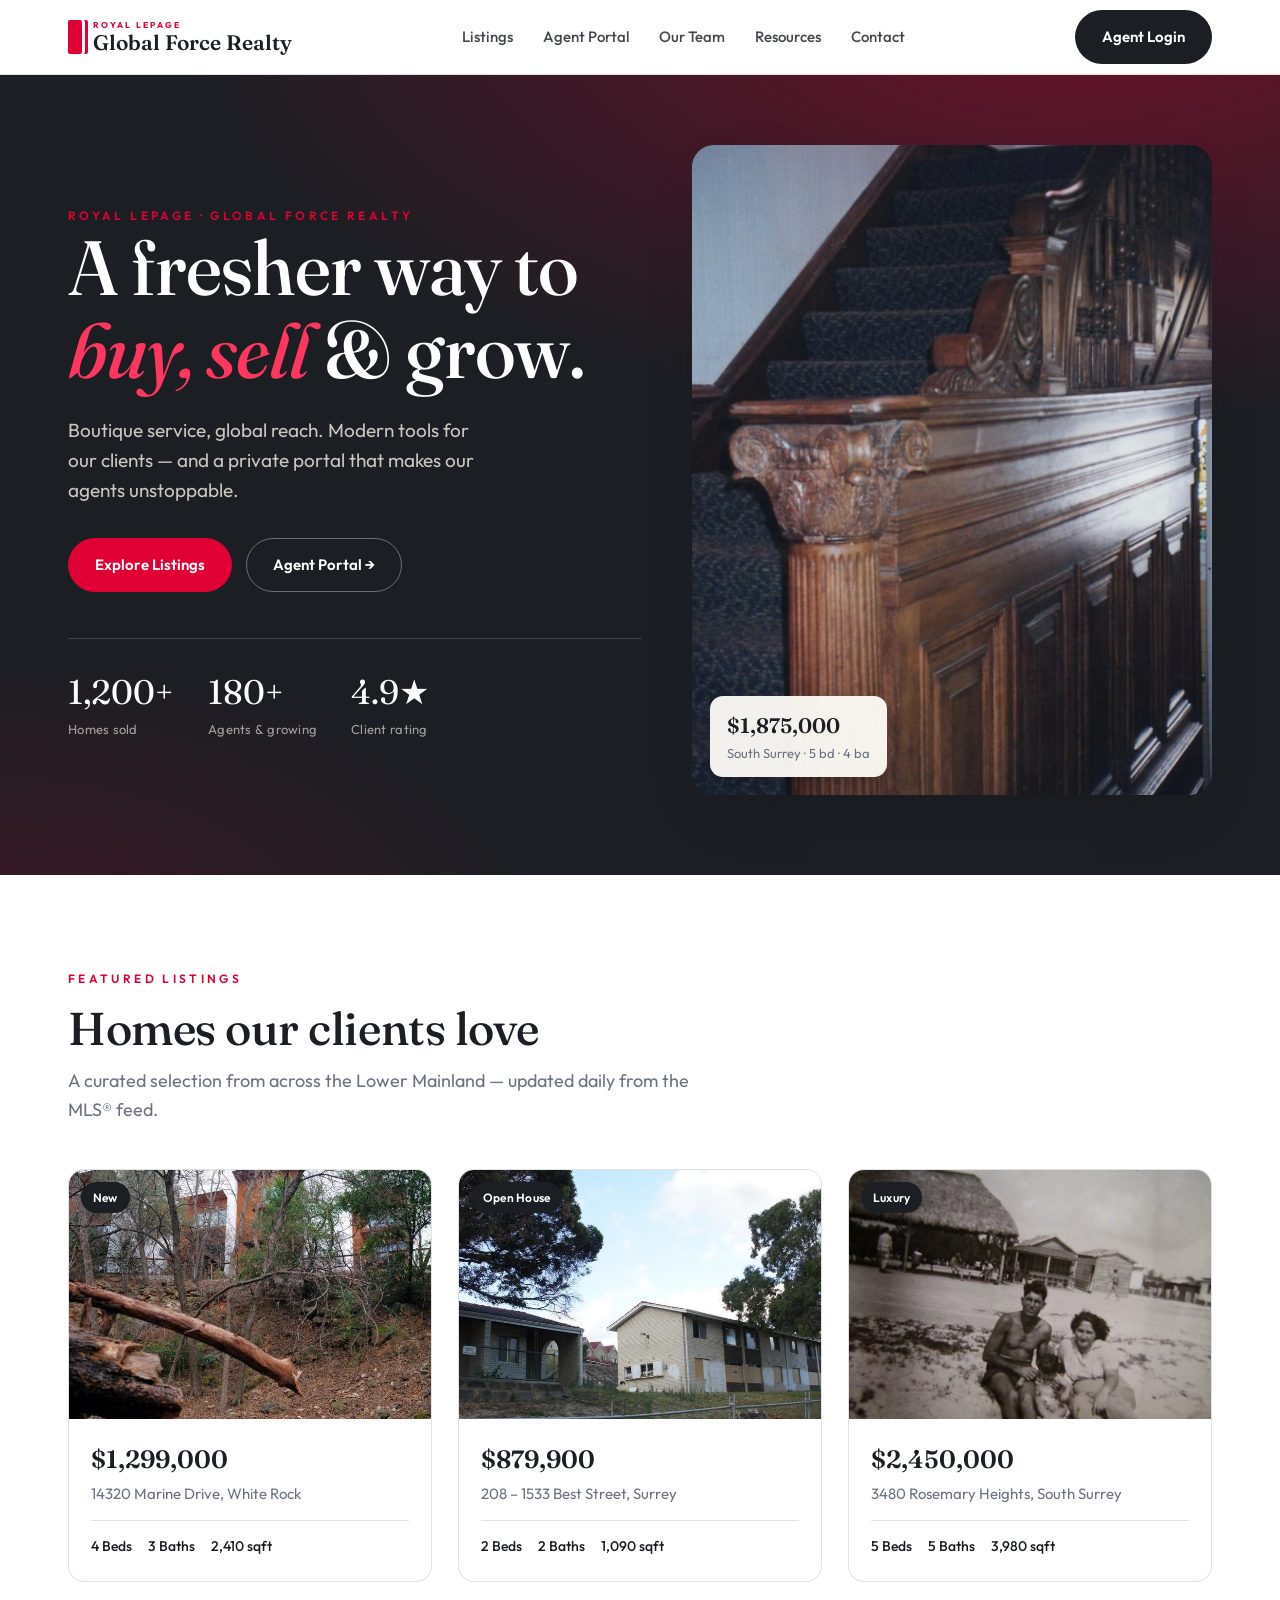
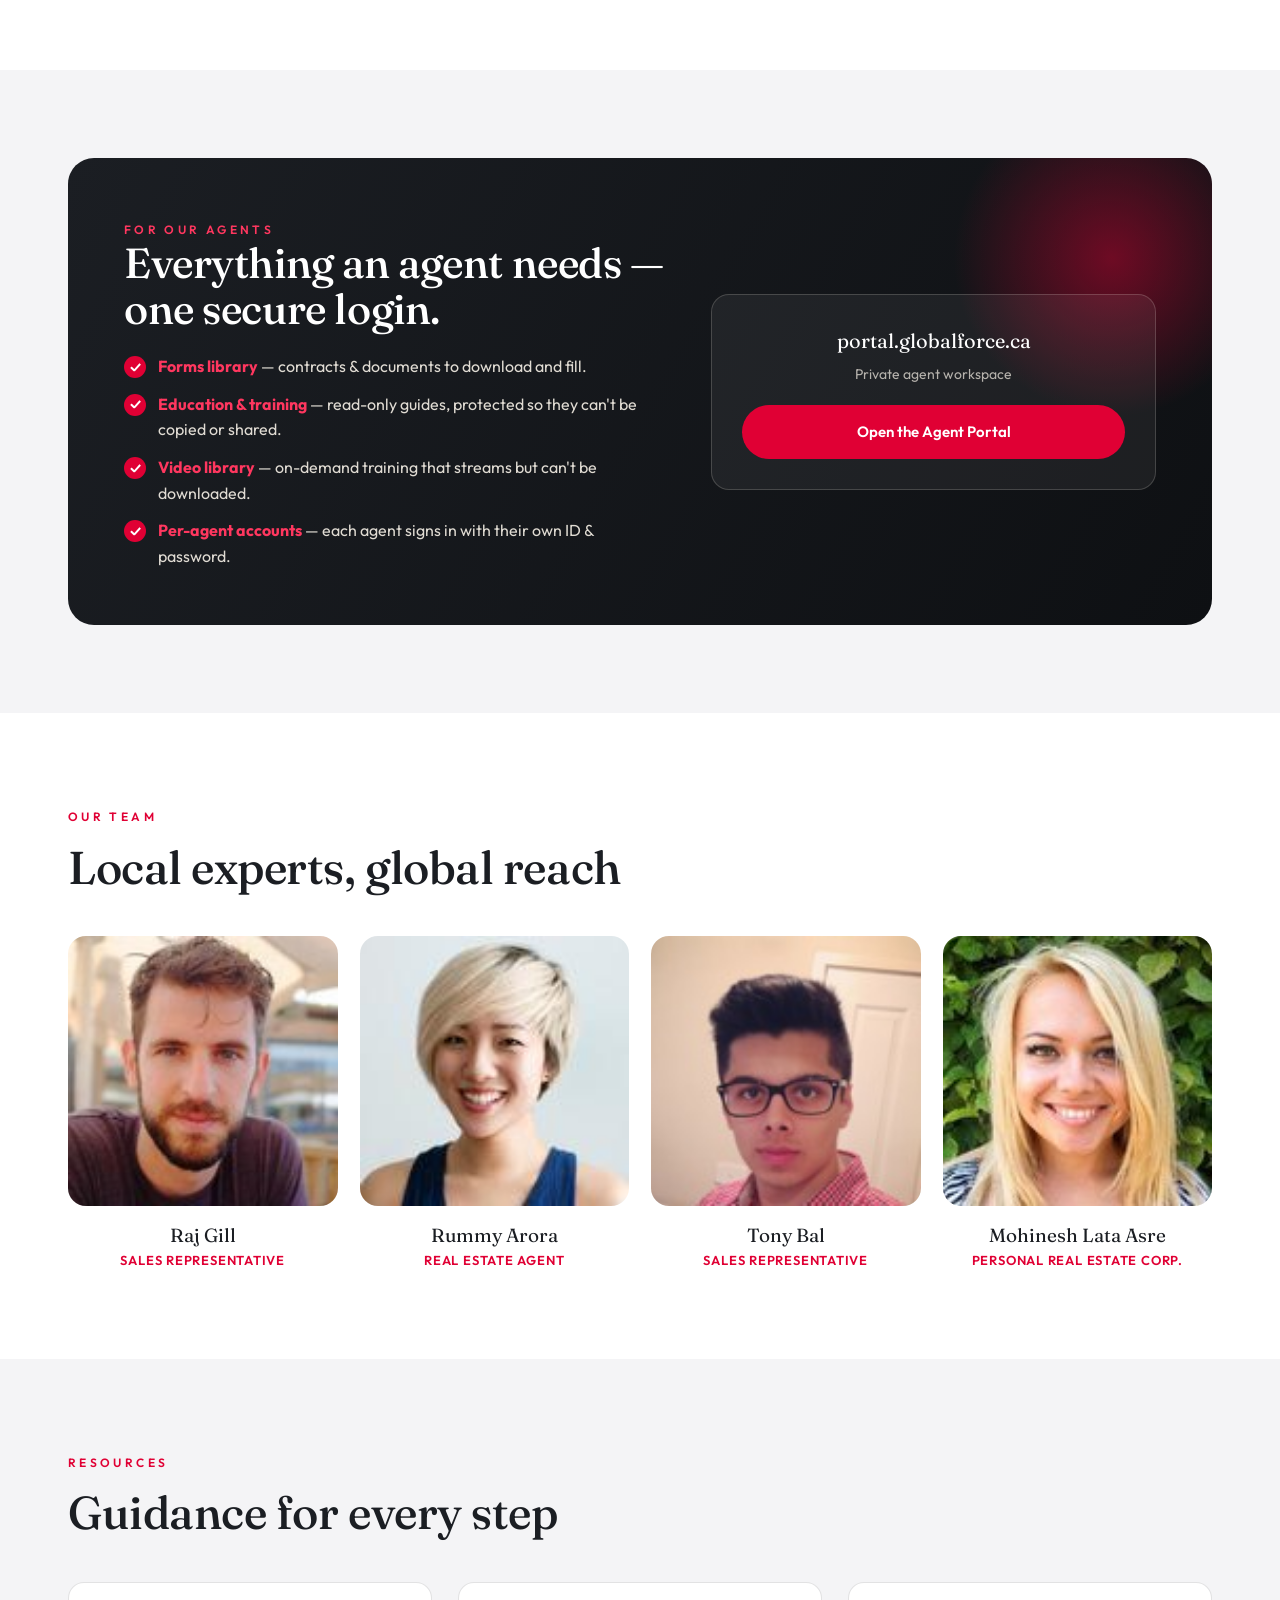
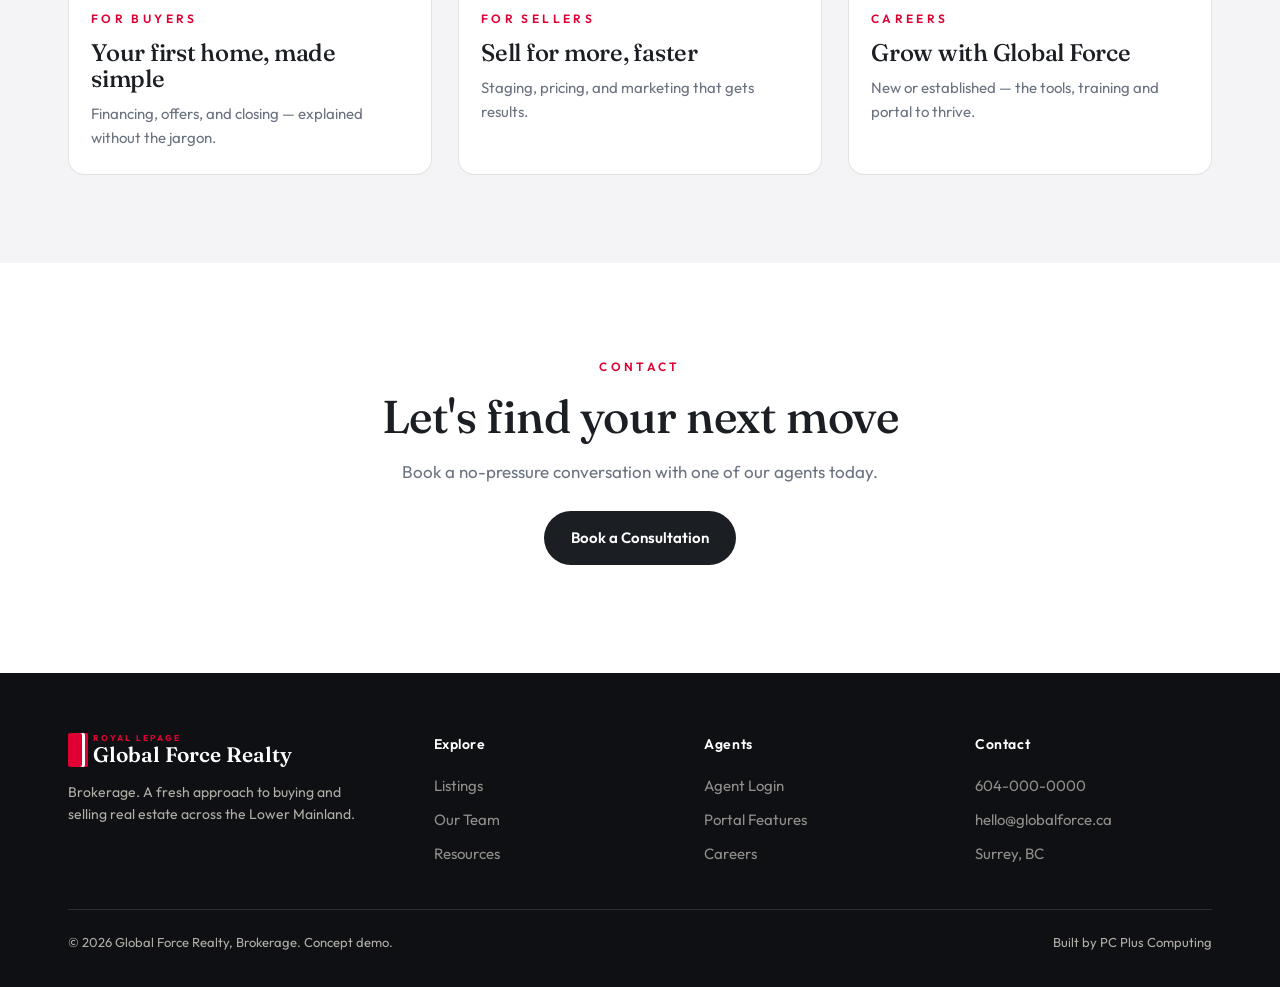
<file: index.html>
<!doctype html>
<html lang="en"><head>
<meta charset="utf-8"><meta name="viewport" content="width=device-width,initial-scale=1">
<title>Global Force Realty — A Fresh Approach to Real Estate</title>
<link rel="stylesheet" href="assets/style.css">
</head><body>

<header class="nav"><div class="wrap">
  <a class="brand" href="index.html"><span class="mark"></span><span class="brand-txt"><small>ROYAL LEPAGE</small>Global Force Realty</span></a>
  <nav class="menu">
    <a href="#listings">Listings</a><a href="#portal">Agent Portal</a>
    <a href="#team">Our Team</a><a href="#resources">Resources</a><a href="#contact">Contact</a>
  </nav>
  <div class="nav-cta"><a class="btn btn-dark" href="portal/index.html">Agent Login</a></div>
</div></header>

<!-- HERO -->
<section class="hero" style="padding:0"><div class="wrap">
  <div>
    <span class="eyebrow">Royal LePage · Global Force Realty</span>
    <h1>A fresher way to <em>buy, sell</em> &amp; grow.</h1>
    <p class="lead">Boutique service, global reach. Modern tools for our clients — and a private portal that makes our agents unstoppable.</p>
    <div class="hero-cta">
      <a class="btn btn-brass" href="#listings">Explore Listings</a>
      <a class="btn btn-ghost" href="portal/index.html">Agent Portal →</a>
    </div>
    <div class="hero-stats">
      <div><div class="n">1,200+</div><div class="l">Homes sold</div></div>
      <div><div class="n">180+</div><div class="l">Agents &amp; growing</div></div>
      <div><div class="n">4.9★</div><div class="l">Client rating</div></div>
    </div>
  </div>
  <div class="hero-card">
    <img src="assets/img/hero.jpg" alt="Featured home">
    <div class="hero-badge"><div class="p">$1,875,000</div><div class="a">South Surrey · 5 bd · 4 ba</div></div>
  </div>
</div></section>

<!-- LISTINGS -->
<section id="listings"><div class="wrap">
  <div class="sec-head"><span class="eyebrow">Featured Listings</span>
    <h2>Homes our clients love</h2>
    <p>A curated selection from across the Lower Mainland — updated daily from the MLS® feed.</p>
  </div>
  <div class="grid3">
    <article class="card"><div class="ph"><span class="tag">New</span><img src="assets/img/l1.jpg" alt=""></div>
      <div class="body"><div class="price">$1,299,000</div><div class="addr">14320 Marine Drive, White Rock</div>
        <div class="feats"><span>4 Beds</span><span>3 Baths</span><span>2,410 sqft</span></div></div></article>
    <article class="card"><div class="ph"><span class="tag">Open House</span><img src="assets/img/l2.jpg" alt=""></div>
      <div class="body"><div class="price">$879,900</div><div class="addr">208 – 1533 Best Street, Surrey</div>
        <div class="feats"><span>2 Beds</span><span>2 Baths</span><span>1,090 sqft</span></div></div></article>
    <article class="card"><div class="ph"><span class="tag">Luxury</span><img src="assets/img/l3.jpg" alt=""></div>
      <div class="body"><div class="price">$2,450,000</div><div class="addr">3480 Rosemary Heights, South Surrey</div>
        <div class="feats"><span>5 Beds</span><span>5 Baths</span><span>3,980 sqft</span></div></div></article>
  </div>
</div></section>

<!-- AGENT PORTAL BAND -->
<section id="portal" class="section-alt"><div class="wrap">
  <div class="band"><div class="wrap2">
    <div>
      <span class="eyebrow" style="color:var(--brass-2)">For Our Agents</span>
      <h2>Everything an agent needs — one secure login.</h2>
      <ul>
        <li><span class="check">✓</span><span><b>Forms library</b> — contracts &amp; documents to download and fill.</span></li>
        <li><span class="check">✓</span><span><b>Education &amp; training</b> — read-only guides, protected so they can't be copied or shared.</span></li>
        <li><span class="check">✓</span><span><b>Video library</b> — on-demand training that streams but can't be downloaded.</span></li>
        <li><span class="check">✓</span><span><b>Per-agent accounts</b> — each agent signs in with their own ID &amp; password.</span></li>
      </ul>
    </div>
    <div style="text-align:center">
      <div style="background:rgba(255,253,248,.06);border:1px solid rgba(246,241,231,.18);border-radius:18px;padding:30px">
        <div style="font-family:'Fraunces';font-size:20px;color:var(--cream);margin-bottom:6px">portal.globalforce.ca</div>
        <div style="color:rgba(246,241,231,.7);font-size:14px;margin-bottom:20px">Private agent workspace</div>
        <a class="btn btn-brass" href="portal/index.html" style="width:100%;justify-content:center">Open the Agent Portal</a>
      </div>
    </div>
  </div></div>
</div></section>

<!-- TEAM -->
<section id="team"><div class="wrap">
  <div class="sec-head"><span class="eyebrow">Our Team</span><h2>Local experts, global reach</h2></div>
  <div class="team">
    <div class="agent"><div class="av"><img src="assets/img/a1.jpg" alt=""></div><div class="nm">Raj Gill</div><div class="rl">Sales Representative</div></div>
    <div class="agent"><div class="av"><img src="assets/img/a2.jpg" alt=""></div><div class="nm">Rummy Arora</div><div class="rl">Real Estate Agent</div></div>
    <div class="agent"><div class="av"><img src="assets/img/a3.jpg" alt=""></div><div class="nm">Tony Bal</div><div class="rl">Sales Representative</div></div>
    <div class="agent"><div class="av"><img src="assets/img/a4.jpg" alt=""></div><div class="nm">Mohinesh Lata Asre</div><div class="rl">Personal Real Estate Corp.</div></div>
  </div>
</div></section>

<!-- RESOURCES -->
<section id="resources" class="section-alt"><div class="wrap">
  <div class="sec-head"><span class="eyebrow">Resources</span><h2>Guidance for every step</h2></div>
  <div class="grid3">
    <article class="card"><div class="body"><span class="eyebrow">For Buyers</span><h3 style="font-size:24px;color:var(--pine);margin:10px 0">Your first home, made simple</h3><p style="color:var(--muted);font-size:15px;margin:0">Financing, offers, and closing — explained without the jargon.</p></div></article>
    <article class="card"><div class="body"><span class="eyebrow">For Sellers</span><h3 style="font-size:24px;color:var(--pine);margin:10px 0">Sell for more, faster</h3><p style="color:var(--muted);font-size:15px;margin:0">Staging, pricing, and marketing that gets results.</p></div></article>
    <article class="card"><div class="body"><span class="eyebrow">Careers</span><h3 style="font-size:24px;color:var(--pine);margin:10px 0">Grow with Global Force</h3><p style="color:var(--muted);font-size:15px;margin:0">New or established — the tools, training and portal to thrive.</p></div></article>
  </div>
</div></section>

<!-- CONTACT -->
<section id="contact"><div class="wrap" style="text-align:center;max-width:720px">
  <span class="eyebrow">Contact</span>
  <h2 style="font-size:clamp(30px,4vw,46px);color:var(--pine);margin:14px 0 16px">Let's find your next move</h2>
  <p style="color:var(--muted);margin:0 0 26px">Book a no-pressure conversation with one of our agents today.</p>
  <a class="btn btn-dark" href="#">Book a Consultation</a>
</div></section>

<footer><div class="wrap">
  <div class="cols">
    <div><div class="brand" style="color:var(--cream);margin-bottom:12px"><span class="mark"></span><span class="brand-txt"><small>ROYAL LEPAGE</small>Global Force Realty</span></div>
      <p style="font-size:14px;max-width:34ch">Brokerage. A fresh approach to buying and selling real estate across the Lower Mainland.</p></div>
    <div><h4>Explore</h4><a href="#listings">Listings</a><a href="#team">Our Team</a><a href="#resources">Resources</a></div>
    <div><h4>Agents</h4><a href="portal/index.html">Agent Login</a><a href="#portal">Portal Features</a><a href="#resources">Careers</a></div>
    <div><h4>Contact</h4><a href="#">604-000-0000</a><a href="#">hello@globalforce.ca</a><a href="#">Surrey, BC</a></div>
  </div>
  <div class="foot-b"><span>© 2026 Global Force Realty, Brokerage. Concept demo.</span><span>Built by PC Plus Computing</span></div>
</div></footer>

</body></html>
</file>
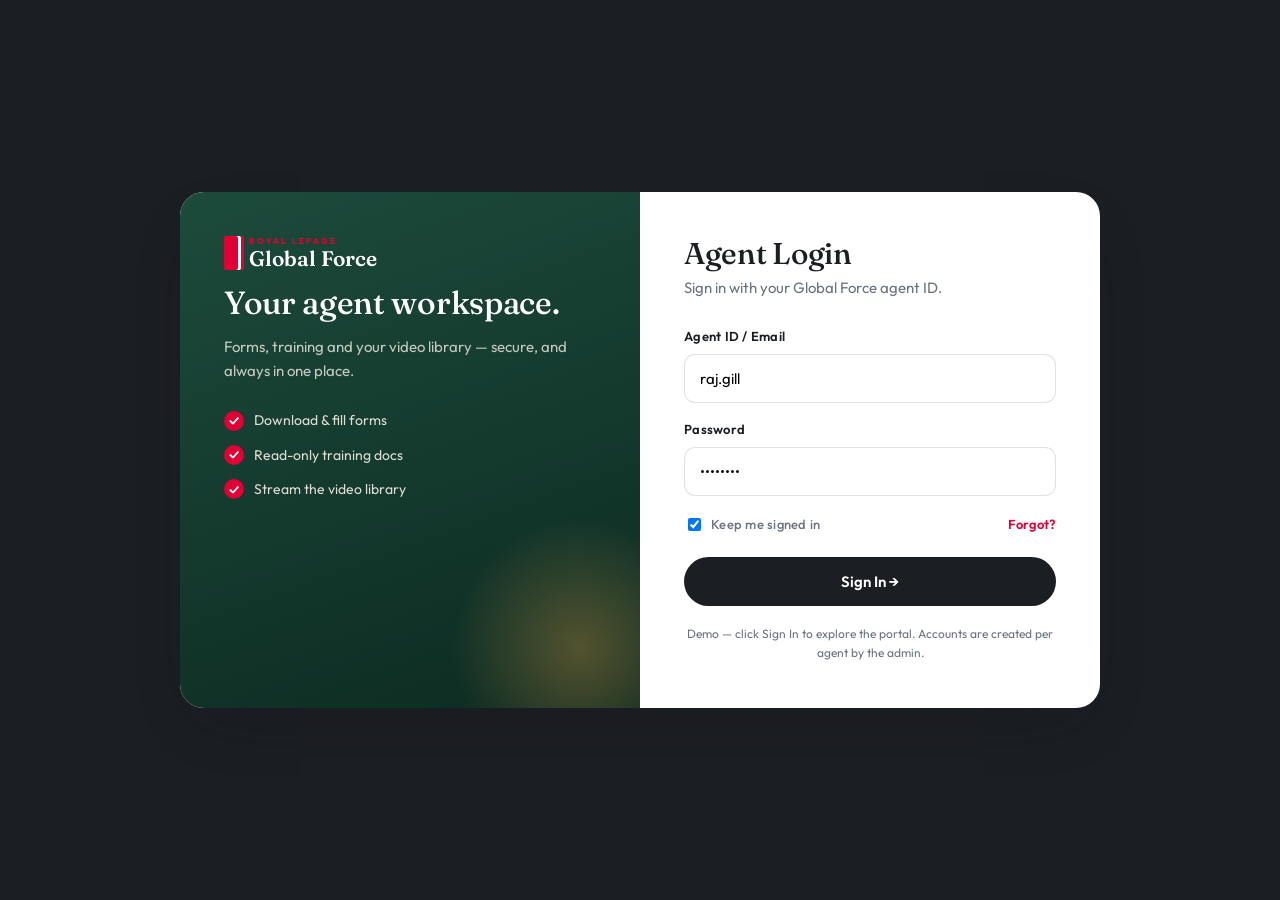
<file: portal/index.html>
<!doctype html>
<html lang="en"><head>
<meta charset="utf-8"><meta name="viewport" content="width=device-width,initial-scale=1">
<title>Agent Portal — Global Force Realty</title>
<link rel="stylesheet" href="../assets/style.css">
<style>
 body{background:var(--pine);min-height:100vh;display:grid;place-items:center;padding:30px}
 .login{display:grid;grid-template-columns:1fr 1fr;max-width:920px;width:100%;background:var(--cream);
   border-radius:24px;overflow:hidden;box-shadow:var(--shadow)}
 .login .side{background:linear-gradient(160deg,#1c4b3c,#0d2a21);color:var(--cream);padding:44px;position:relative;overflow:hidden}
 .login .side::after{content:"";position:absolute;right:-70px;bottom:-70px;width:260px;height:260px;border-radius:50%;
   background:radial-gradient(circle,rgba(185,138,62,.4),transparent 70%)}
 .login .side h2{color:var(--cream);font-size:32px;margin:16px 0 10px;position:relative}
 .login .side p{color:rgba(246,241,231,.78);font-size:15px;position:relative}
 .login .side ul{list-style:none;padding:0;margin:26px 0 0;position:relative;display:grid;gap:12px}
 .login .side li{display:flex;gap:10px;align-items:center;font-size:14px;color:rgba(246,241,231,.9)}
 .login .side li span{width:20px;height:20px;border-radius:50%;background:var(--brass);color:#ffffff;display:grid;place-items:center;font-size:12px;font-weight:800}
 .login .form{padding:46px 44px}
 .login .form h1{color:var(--pine);font-size:30px;margin-bottom:6px}
 .login .form .sub{color:var(--muted);font-size:15px;margin-bottom:26px}
 label{display:block;font-size:13px;font-weight:600;color:var(--pine);margin:16px 0 7px;letter-spacing:.02em}
 input{width:100%;padding:14px 15px;border:1.5px solid var(--line);border-radius:11px;font-size:15px;font-family:'Outfit';background:var(--white)}
 input:focus{outline:none;border-color:var(--brass)}
 .row{display:flex;justify-content:space-between;align-items:center;margin:18px 0 22px;font-size:13px;color:var(--muted)}
 .hint{margin-top:18px;font-size:12px;color:var(--muted);text-align:center}
 @media(max-width:760px){.login{grid-template-columns:1fr}.login .side{display:none}}
</style></head><body>
<div class="login">
  <div class="side">
    <a class="brand" href="../index.html" style="color:var(--cream)"><span class="mark"></span><span class="brand-txt"><small>ROYAL LEPAGE</small>Global Force</span></a>
    <h2>Your agent workspace.</h2>
    <p>Forms, training and your video library — secure, and always in one place.</p>
    <ul>
      <li><span>✓</span> Download &amp; fill forms</li>
      <li><span>✓</span> Read-only training docs</li>
      <li><span>✓</span> Stream the video library</li>
    </ul>
  </div>
  <div class="form">
    <h1>Agent Login</h1>
    <div class="sub">Sign in with your Global Force agent ID.</div>
    <form onsubmit="location.href='dashboard.html';return false;">
      <label>Agent ID / Email</label>
      <input type="text" value="raj.gill" autocomplete="username">
      <label>Password</label>
      <input type="password" value="••••••••" autocomplete="current-password">
      <div class="row"><label style="display:flex;gap:7px;align-items:center;margin:0;font-weight:500;color:var(--muted)"><input type="checkbox" checked style="width:auto"> Keep me signed in</label><a href="#" style="color:var(--brass);font-weight:600">Forgot?</a></div>
      <button class="btn btn-dark" type="submit" style="width:100%;justify-content:center">Sign In →</button>
    </form>
    <div class="hint">Demo — click Sign In to explore the portal. Accounts are created per agent by the admin.</div>
  </div>
</div>
</body></html>
</file>
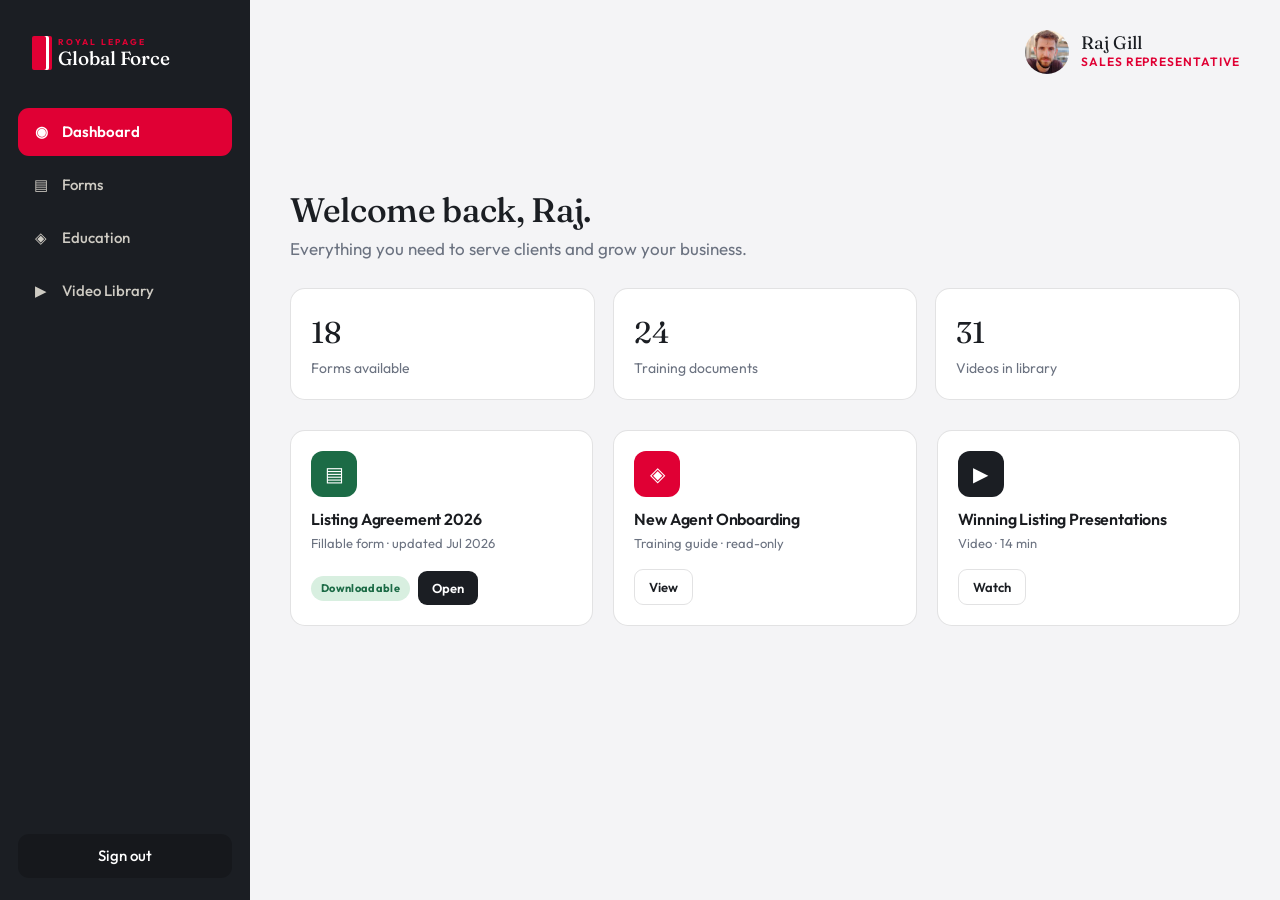
<file: portal/dashboard.html>
<!doctype html>
<html lang="en"><head>
<meta charset="utf-8"><meta name="viewport" content="width=device-width,initial-scale=1">
<title>Agent Portal — Global Force Realty</title>
<link rel="stylesheet" href="../assets/style.css">
<style>
 body{background:var(--cream-2)}
 .shell{display:grid;grid-template-columns:250px 1fr;min-height:100vh}
 .side{background:var(--pine);color:var(--cream);padding:24px 18px;position:sticky;top:0;height:100vh}
 .side .brand{color:var(--cream);font-size:19px;margin-bottom:26px}
 .side nav{display:grid;gap:5px}
 .side a{display:flex;align-items:center;gap:12px;padding:12px 14px;border-radius:11px;font-size:15px;font-weight:500;
   color:rgba(246,241,231,.82);cursor:pointer;transition:.2s}
 .side a:hover{background:rgba(246,241,231,.08);color:#fff}
 .side a.on{background:var(--brass);color:#ffffff;font-weight:600}
 .side .ico{width:18px;text-align:center}
 .side .foot{position:absolute;bottom:22px;left:18px;right:18px;font-size:13px}
 .side .foot a{padding:10px 14px;background:rgba(0,0,0,.2)}
 .main{padding:30px 40px 60px}
 .topbar{display:flex;justify-content:space-between;align-items:center;margin-bottom:30px}
 .topbar .who{display:flex;align-items:center;gap:12px}
 .topbar .av{width:44px;height:44px;border-radius:50%;overflow:hidden;background:var(--cream)}
 .topbar .nm{font-family:'Fraunces';font-size:18px;color:var(--pine);line-height:1.1}
 .topbar .rl{font-size:12px;color:var(--brass);text-transform:uppercase;letter-spacing:.08em;font-weight:600}
 h1.page{font-family:'Fraunces';font-size:34px;color:var(--pine);margin:0 0 6px}
 .lead{color:var(--muted);margin:0 0 26px}
 .view{display:none}.view.on{display:block;animation:fade .3s}
 @keyframes fade{from{opacity:0;transform:translateY(6px)}to{opacity:1;transform:none}}
 .lib{display:grid;grid-template-columns:repeat(auto-fill,minmax(250px,1fr));gap:20px}
 .doc{background:var(--white);border:1px solid var(--line);border-radius:15px;padding:20px;transition:.25s;display:flex;flex-direction:column}
 .doc:hover{transform:translateY(-4px);box-shadow:var(--shadow)}
 .doc .ic{width:46px;height:46px;border-radius:12px;display:grid;place-items:center;font-size:20px;margin-bottom:14px;color:#fff}
 .doc h3{font-family:'Outfit';font-size:16px;font-weight:600;color:var(--ink);margin:0 0 4px}
 .doc .meta{font-size:13px;color:var(--muted);margin-bottom:16px;flex:1}
 .doc .act{display:flex;gap:8px;align-items:center}
 .pill{font-size:11px;font-weight:700;padding:4px 10px;border-radius:100px;letter-spacing:.03em}
 .pill.view{background:#fdeccb;color:#8a5a12}.pill.dl{background:#d8efe0;color:#1c6b46}
 .mini{font-size:13px;font-weight:600;padding:9px 14px;border-radius:9px;cursor:pointer;border:0;font-family:'Outfit'}
 .mini.dark{background:var(--pine);color:var(--cream)}.mini.dark:hover{background:var(--pine-2)}
 .mini.out{background:transparent;border:1.5px solid var(--line);color:var(--pine)}.mini.out:hover{border-color:var(--brass)}
 .stat{display:grid;grid-template-columns:repeat(3,1fr);gap:18px;margin-bottom:30px}
 .stat .c{background:var(--white);border:1px solid var(--line);border-radius:15px;padding:20px}
 .stat .n{font-family:'Fraunces';font-size:30px;color:var(--pine)}.stat .l{color:var(--muted);font-size:14px}
 .vid{background:var(--white);border:1px solid var(--line);border-radius:15px;overflow:hidden;transition:.25s}
 .vid:hover{transform:translateY(-4px);box-shadow:var(--shadow)}
 .vid .thumb{aspect-ratio:16/9;position:relative;background:#1b1e23;cursor:pointer}
 .vid .thumb img{width:100%;height:100%;object-fit:cover;opacity:.8}
 .vid .play{position:absolute;inset:0;display:grid;place-items:center}
 .vid .play span{width:56px;height:56px;border-radius:50%;background:rgba(255,253,248,.92);color:var(--pine);display:grid;place-items:center;font-size:20px;padding-left:4px}
 .vid .lock{position:absolute;top:10px;right:10px;background:rgba(13,42,33,.85);color:var(--brass-2);font-size:11px;font-weight:600;padding:5px 10px;border-radius:100px}
 .vid .vb{padding:15px 17px}.vid h3{font-family:'Outfit';font-size:15px;font-weight:600;margin:0 0 3px}.vid .m{font-size:13px;color:var(--muted)}
 /* protected viewer modal */
 .modal{position:fixed;inset:0;background:rgba(13,26,21,.72);backdrop-filter:blur(4px);z-index:80;display:none;place-items:center;padding:24px}
 .modal.on{display:grid}
 .sheet{background:var(--white);border-radius:18px;max-width:760px;width:100%;max-height:88vh;overflow:hidden;box-shadow:var(--shadow);display:flex;flex-direction:column}
 .sheet .sh-top{display:flex;justify-content:space-between;align-items:center;padding:16px 22px;border-bottom:1px solid var(--line)}
 .sheet .sh-top .t{font-family:'Fraunces';font-size:19px;color:var(--pine)}
 .sheet .x{cursor:pointer;font-size:22px;color:var(--muted);background:none;border:0}
 .paper{position:relative;overflow:auto;padding:38px 46px;background:#fbfaf6;flex:1;user-select:none}
 .paper h2{font-family:'Fraunces';color:var(--pine);font-size:26px}
 .paper p{color:#3a3d36;font-size:15px}
 .wm{position:absolute;inset:0;pointer-events:none;display:flex;flex-wrap:wrap;gap:60px;justify-content:center;align-content:center;opacity:.09;transform:rotate(-24deg)}
 .wm span{font-family:'Fraunces';font-size:26px;color:var(--pine);white-space:nowrap}
 .sh-foot{padding:12px 22px;background:#fdeccb;color:#8a5a12;font-size:13px;font-weight:600;text-align:center}
 @media(max-width:800px){.shell{grid-template-columns:1fr}.side{position:static;height:auto}.side .foot{position:static;margin-top:20px}}
</style></head><body oncontextmenu="return false">
<div class="shell">
  <aside class="side">
    <a class="brand" href="../index.html"><span class="mark"></span><span class="brand-txt"><small>ROYAL LEPAGE</small>Global Force</span></a>
    <nav>
      <a class="on" data-v="home"><span class="ico">◉</span> Dashboard</a>
      <a data-v="forms"><span class="ico">▤</span> Forms</a>
      <a data-v="training"><span class="ico">◈</span> Education</a>
      <a data-v="videos"><span class="ico">▶</span> Video Library</a>
    </nav>
    <div class="foot"><a href="index.html" style="display:block;text-align:center;color:var(--cream)">Sign out</a></div>
  </aside>

  <main class="main">
    <div class="topbar">
      <div></div>
      <div class="who"><div class="av"><img src="../assets/img/a1.jpg" alt=""></div>
        <div><div class="nm">Raj Gill</div><div class="rl">Sales Representative</div></div></div>
    </div>

    <!-- HOME -->
    <section class="view on" id="home">
      <h1 class="page">Welcome back, Raj.</h1>
      <p class="lead">Everything you need to serve clients and grow your business.</p>
      <div class="stat">
        <div class="c"><div class="n">18</div><div class="l">Forms available</div></div>
        <div class="c"><div class="n">24</div><div class="l">Training documents</div></div>
        <div class="c"><div class="n">31</div><div class="l">Videos in library</div></div>
      </div>
      <div class="lib">
        <div class="doc"><div class="ic" style="background:#1c6b46">▤</div><h3>Listing Agreement 2026</h3><div class="meta">Fillable form · updated Jul 2026</div>
          <div class="act"><span class="pill dl">Downloadable</span><button class="mini dark" onclick="go('forms')">Open</button></div></div>
        <div class="doc"><div class="ic" style="background:#e00034">◈</div><h3>New Agent Onboarding</h3><div class="meta">Training guide · read-only</div>
          <div class="act"><span class="pill view">View only</span><button class="mini out" onclick="viewDoc('New Agent Onboarding')">View</button></div></div>
        <div class="doc"><div class="ic" style="background:#1b1e23">▶</div><h3>Winning Listing Presentations</h3><div class="meta">Video · 14 min</div>
          <div class="act"><span class="pill view">Stream only</span><button class="mini out" onclick="go('videos')">Watch</button></div></div>
      </div>
    </section>

    <!-- FORMS (downloadable) -->
    <section class="view" id="forms">
      <h1 class="page">Forms</h1>
      <p class="lead">Contracts and documents you can download, fill and share with clients.</p>
      <div class="lib" id="formList"></div>
    </section>

    <!-- TRAINING (view only) -->
    <section class="view" id="training">
      <h1 class="page">Education &amp; Training</h1>
      <p class="lead">Read-only materials. These open in a protected viewer — no download, no copy, watermarked to you.</p>
      <div class="lib" id="trainList"></div>
    </section>

    <!-- VIDEOS (stream only) -->
    <section class="view" id="videos">
      <h1 class="page">Video Library</h1>
      <p class="lead">On-demand training that streams to you but can't be downloaded or shared.</p>
      <div class="lib" id="vidList"></div>
    </section>
  </main>
</div>

<!-- protected document viewer -->
<div class="modal" id="viewer">
  <div class="sheet">
    <div class="sh-top"><div class="t" id="vTitle">Document</div><button class="x" onclick="closeDoc()">×</button></div>
    <div class="paper" id="vPaper">
      <div class="wm" id="wm"></div>
      <h2 id="vH">Onboarding Guide</h2>
      <p>This is a protected, read-only training document inside the agent portal. It opens in the browser so agents can read it, but it cannot be downloaded, printed, copied, or forwarded — and it carries a live watermark with the agent's name across every page.</p>
      <p>1. Welcome to Global Force Realty. This guide walks you through your first 30 days: setting up your profile, understanding our commission structure, and using the tools available in this portal.</p>
      <p>2. Compliance essentials. Every listing and transaction must follow provincial regulations. Use the Forms section for the current, approved versions of all agreements.</p>
      <p>3. Growing your book. Access the video library for training on prospecting, listing presentations, and negotiation. New material is added monthly.</p>
      <p style="color:var(--muted)">— Global Force Realty · Confidential · For agent use only —</p>
    </div>
    <div class="sh-foot">🔒 Protected view — downloading, printing and copying are disabled · watermarked to Raj Gill</div>
  </div>
</div>

<script>
 var forms=[['Listing Agreement 2026','Fillable · PDF'],['Buyer Representation Agreement','Fillable · PDF'],
   ['Offer to Purchase','Editable · DOCX'],['Disclosure Statement','Fillable · PDF'],
   ['Commission Split Sheet','Editable · XLSX'],['Client Intake Form','Fillable · PDF']];
 var train=[['New Agent Onboarding','Guide · 12 pages'],['Compliance Handbook 2026','Policy · 40 pages'],
   ['Listing Playbook','Guide · 18 pages'],['Negotiation Scripts','Reference · 8 pages'],
   ['Brand Style Guide','Reference · 22 pages'],['Social Media Kit','Guide · 15 pages']];
 var vids=[['Winning Listing Presentations','14 min'],['Prospecting That Works','21 min'],
   ['Handling Objections','17 min'],['Pricing Strategy Masterclass','28 min'],
   ['Open House Excellence','11 min'],['Closing With Confidence','19 min']];

 function el(h){var d=document.createElement('div');d.innerHTML=h;return d.firstElementChild;}
 forms.forEach(function(f){document.getElementById('formList').appendChild(el(
   '<div class="doc"><div class="ic" style="background:#1c6b46">▤</div><h3>'+f[0]+'</h3><div class="meta">'+f[1]+'</div>'+
   '<div class="act"><span class="pill dl">Downloadable</span><button class="mini dark" onclick="dl(\''+f[0]+'\')">Download</button></div></div>'));});
 train.forEach(function(t){document.getElementById('trainList').appendChild(el(
   '<div class="doc"><div class="ic" style="background:#e00034">◈</div><h3>'+t[0]+'</h3><div class="meta">'+t[1]+'</div>'+
   '<div class="act"><span class="pill view">View only</span><button class="mini out" onclick="viewDoc(\''+t[0]+'\')">View</button></div></div>'));});
 vids.forEach(function(v,i){document.getElementById('vidList').appendChild(el(
   '<div class="vid"><div class="thumb" onclick="playVid(\''+v[0]+'\')"><img src="../assets/img/v'+i+'.jpg"><div class="lock">🔒 No download</div><div class="play"><span>▶</span></div></div>'+
   '<div class="vb"><h3>'+v[0]+'</h3><div class="m">'+v[1]+' · streaming only</div></div></div>'));});

 function go(v){document.querySelectorAll('.side a[data-v]').forEach(function(a){a.classList.toggle('on',a.dataset.v===v);});
   document.querySelectorAll('.view').forEach(function(s){s.classList.toggle('on',s.id===v);});window.scrollTo(0,0);}
 document.querySelectorAll('.side a[data-v]').forEach(function(a){a.onclick=function(){go(a.dataset.v);};});

 var wm=document.getElementById('wm');for(var i=0;i<24;i++){var s=document.createElement('span');s.textContent='Raj Gill · Global Force';wm.appendChild(s);}
 function viewDoc(t){document.getElementById('vTitle').textContent=t;document.getElementById('vH').textContent=t;document.getElementById('viewer').classList.add('on');}
 function closeDoc(){document.getElementById('viewer').classList.remove('on');}
 function dl(t){alert('⬇ Downloading "'+t+'"\\n\\nForms are allowed to download and edit. (Demo)');}
 function playVid(t){alert('▶ Streaming "'+t+'"\\n\\nVideos play in a protected player — download and right-click save are disabled. (Demo)');}
 // deter copy/save on protected content
 document.addEventListener('keydown',function(e){if((e.ctrlKey||e.metaKey)&&['s','p','c'].includes(e.key.toLowerCase())&&document.getElementById('viewer').classList.contains('on')){e.preventDefault();}});
</script>
</body></html>
</file>
<file: assets/style.css>
/* Global Force Realty — demo design system (concept for PC Plus / Paul) */
@import url('https://fonts.googleapis.com/css2?family=Fraunces:opsz,wght@9..144,400;9..144,500;9..144,600;9..144,700&family=Outfit:wght@300;400;500;600;700&display=swap');

:root{
  --pine:#1b1e23; --pine-2:#0e1013; --cream:#ffffff; --cream-2:#f4f4f6;
  --brass:#e00034; --brass-2:#ff375f; --ink:#1a1c20; --muted:#6b7280;
  --line:rgba(20,22,26,.12); --white:#ffffff;
  --shadow:0 24px 60px -28px rgba(20,22,26,.42);
  --r:16px;
}
*{box-sizing:border-box}
html{scroll-behavior:smooth}
body{margin:0;background:var(--cream);color:var(--ink);
  font-family:'Outfit',-apple-system,Segoe UI,sans-serif;font-size:17px;line-height:1.6;-webkit-font-smoothing:antialiased}
h1,h2,h3,.serif{font-family:'Fraunces',Georgia,serif;font-weight:500;letter-spacing:-.01em;line-height:1.08;margin:0}
a{color:inherit;text-decoration:none}
img{max-width:100%;display:block}
.wrap{max-width:1200px;margin:0 auto;padding:0 28px}
.eyebrow{font-size:12px;letter-spacing:.28em;text-transform:uppercase;font-weight:600;color:var(--brass)}
.btn{display:inline-flex;align-items:center;gap:9px;font-weight:600;font-size:15px;padding:14px 26px;border-radius:100px;
  border:1px solid transparent;cursor:pointer;transition:.25s;font-family:'Outfit'}
.btn-brass{background:var(--brass);color:#fff}
.btn-brass:hover{background:var(--brass-2);transform:translateY(-2px)}
.btn-ghost{border-color:rgba(255,255,255,.35);color:#fff}
.btn-ghost:hover{background:rgba(255,255,255,.1)}
.btn-dark{background:var(--pine);color:var(--cream)}
.btn-dark:hover{background:var(--pine-2);transform:translateY(-2px)}

/* header */
.nav{position:sticky;top:0;z-index:40;background:rgba(255,255,255,.9);backdrop-filter:blur(12px);border-bottom:1px solid var(--line)}
.nav .wrap{display:flex;align-items:center;justify-content:space-between;height:74px}
.brand{display:flex;align-items:center;gap:11px;font-family:'Fraunces';font-size:21px;font-weight:600;color:var(--pine)}
.brand .mark{width:14px;height:34px;border-radius:2px;background:var(--brass);flex:none;
  box-shadow:3px 0 0 #fff,6px 0 0 var(--brass)}
.brand-txt{display:flex;flex-direction:column;line-height:1.02}
.brand-txt small{font-family:'Outfit';font-size:8.5px;letter-spacing:.24em;color:var(--brass);font-weight:700;margin-bottom:2px}
.menu{display:flex;gap:30px;font-size:15px;font-weight:500;color:var(--pine)}
.menu a{opacity:.82;transition:.2s}.menu a:hover{opacity:1;color:var(--brass)}
.nav-cta{display:flex;gap:12px;align-items:center}
@media(max-width:900px){.menu{display:none}}

/* hero */
.hero{position:relative;background:var(--pine);color:var(--cream);overflow:hidden}
.hero::after{content:"";position:absolute;inset:0;background:
  radial-gradient(120% 90% at 85% -10%,rgba(224,0,52,.42),transparent 60%),
  radial-gradient(80% 70% at 0% 110%,rgba(224,0,52,.18),transparent 55%)}
.hero .wrap{position:relative;z-index:2;display:grid;grid-template-columns:1.05fr .95fr;gap:50px;
  align-items:center;padding-top:70px;padding-bottom:80px}
.hero h1{font-size:clamp(42px,6vw,78px);color:var(--cream)}
.hero h1 em{font-style:italic;color:var(--brass-2)}
.hero p.lead{font-size:19px;color:rgba(246,241,231,.8);max-width:34ch;margin:22px 0 32px}
.hero-cta{display:flex;gap:14px;flex-wrap:wrap}
.hero-stats{display:flex;gap:34px;margin-top:46px;padding-top:26px;border-top:1px solid rgba(246,241,231,.16)}
.hero-stats .n{font-family:'Fraunces';font-size:34px;color:#fff}
.hero-stats .l{font-size:13px;color:rgba(246,241,231,.62);letter-spacing:.02em}
.hero-card{position:relative;border-radius:22px;overflow:hidden;box-shadow:var(--shadow);aspect-ratio:4/5;
  background:linear-gradient(180deg,#2a2d33,#0e1013)}
.hero-card img{width:100%;height:100%;object-fit:cover;opacity:.92}
.hero-badge{position:absolute;left:18px;bottom:18px;background:rgba(255,253,248,.94);color:var(--pine);
  border-radius:13px;padding:13px 17px;box-shadow:0 12px 30px -12px rgba(0,0,0,.5)}
.hero-badge .p{font-family:'Fraunces';font-size:21px;font-weight:600}
.hero-badge .a{font-size:13px;color:var(--muted)}
@media(max-width:900px){.hero .wrap{grid-template-columns:1fr;gap:34px}.hero-card{aspect-ratio:16/11}}

/* sections */
section{padding:88px 0}
.sec-head{max-width:640px;margin-bottom:44px}
.sec-head h2{font-size:clamp(30px,4vw,46px);margin-top:14px;color:var(--pine)}
.sec-head p{color:var(--muted);margin-top:14px;font-size:18px}

/* listings */
.grid3{display:grid;grid-template-columns:repeat(3,1fr);gap:26px}
@media(max-width:900px){.grid3{grid-template-columns:1fr}}
.card{background:var(--white);border:1px solid var(--line);border-radius:var(--r);overflow:hidden;transition:.28s}
.card:hover{transform:translateY(-6px);box-shadow:var(--shadow)}
.card .ph{aspect-ratio:16/11;position:relative;background:var(--cream-2)}
.card .ph img{width:100%;height:100%;object-fit:cover}
.card .tag{position:absolute;top:12px;left:12px;background:var(--pine);color:var(--cream);font-size:12px;
  font-weight:600;padding:6px 12px;border-radius:100px;letter-spacing:.02em}
.card .body{padding:20px 22px 24px}
.card .price{font-family:'Fraunces';font-size:25px;font-weight:600;color:var(--pine)}
.card .addr{color:var(--muted);font-size:15px;margin-top:3px}
.card .feats{display:flex;gap:16px;margin-top:14px;padding-top:14px;border-top:1px solid var(--line);
  font-size:14px;color:var(--ink);font-weight:500}

/* portal promo band */
.band{background:linear-gradient(120deg,var(--pine),var(--pine-2));color:var(--cream);border-radius:26px;
  padding:56px;position:relative;overflow:hidden}
.band::after{content:"";position:absolute;right:-60px;top:-60px;width:320px;height:320px;border-radius:50%;
  background:radial-gradient(circle,rgba(224,0,52,.45),transparent 70%)}
.band .wrap2{position:relative;z-index:2;display:grid;grid-template-columns:1.1fr .9fr;gap:44px;align-items:center}
.band h2{color:var(--cream);font-size:clamp(28px,3.6vw,42px)}
.band ul{list-style:none;padding:0;margin:22px 0 0;display:grid;gap:12px}
.band li{display:flex;gap:12px;align-items:flex-start;color:rgba(246,241,231,.9);font-size:16px}
.band li b{color:var(--brass-2)}
.check{flex:none;width:22px;height:22px;border-radius:50%;background:var(--brass);color:#fff;
  display:grid;place-items:center;font-size:13px;font-weight:800;margin-top:2px}
@media(max-width:900px){.band{padding:34px}.band .wrap2{grid-template-columns:1fr;gap:26px}}

/* team */
.team{display:grid;grid-template-columns:repeat(4,1fr);gap:22px}
@media(max-width:900px){.team{grid-template-columns:repeat(2,1fr)}}
.agent{text-align:center}
.agent .av{aspect-ratio:1;border-radius:18px;overflow:hidden;background:var(--cream-2);margin-bottom:14px}
.agent .av img{width:100%;height:100%;object-fit:cover}
.agent .nm{font-family:'Fraunces';font-size:19px;color:var(--pine)}
.agent .rl{font-size:13px;color:var(--brass);letter-spacing:.06em;text-transform:uppercase;font-weight:600}

/* footer */
footer{background:var(--pine-2);color:rgba(246,241,231,.7);padding:60px 0 34px;margin-top:20px}
footer .cols{display:grid;grid-template-columns:1.4fr 1fr 1fr 1fr;gap:34px;padding-bottom:38px;border-bottom:1px solid rgba(246,241,231,.13)}
footer h4{color:var(--cream);font-family:'Outfit';font-size:14px;letter-spacing:.04em;margin:0 0 14px;font-weight:600}
footer a{display:block;padding:5px 0;font-size:15px;opacity:.8}footer a:hover{opacity:1;color:var(--brass-2)}
footer .foot-b{display:flex;justify-content:space-between;padding-top:22px;font-size:13px;flex-wrap:wrap;gap:10px}
@media(max-width:900px){footer .cols{grid-template-columns:1fr 1fr}}
.section-alt{background:var(--cream-2)}
</file>
